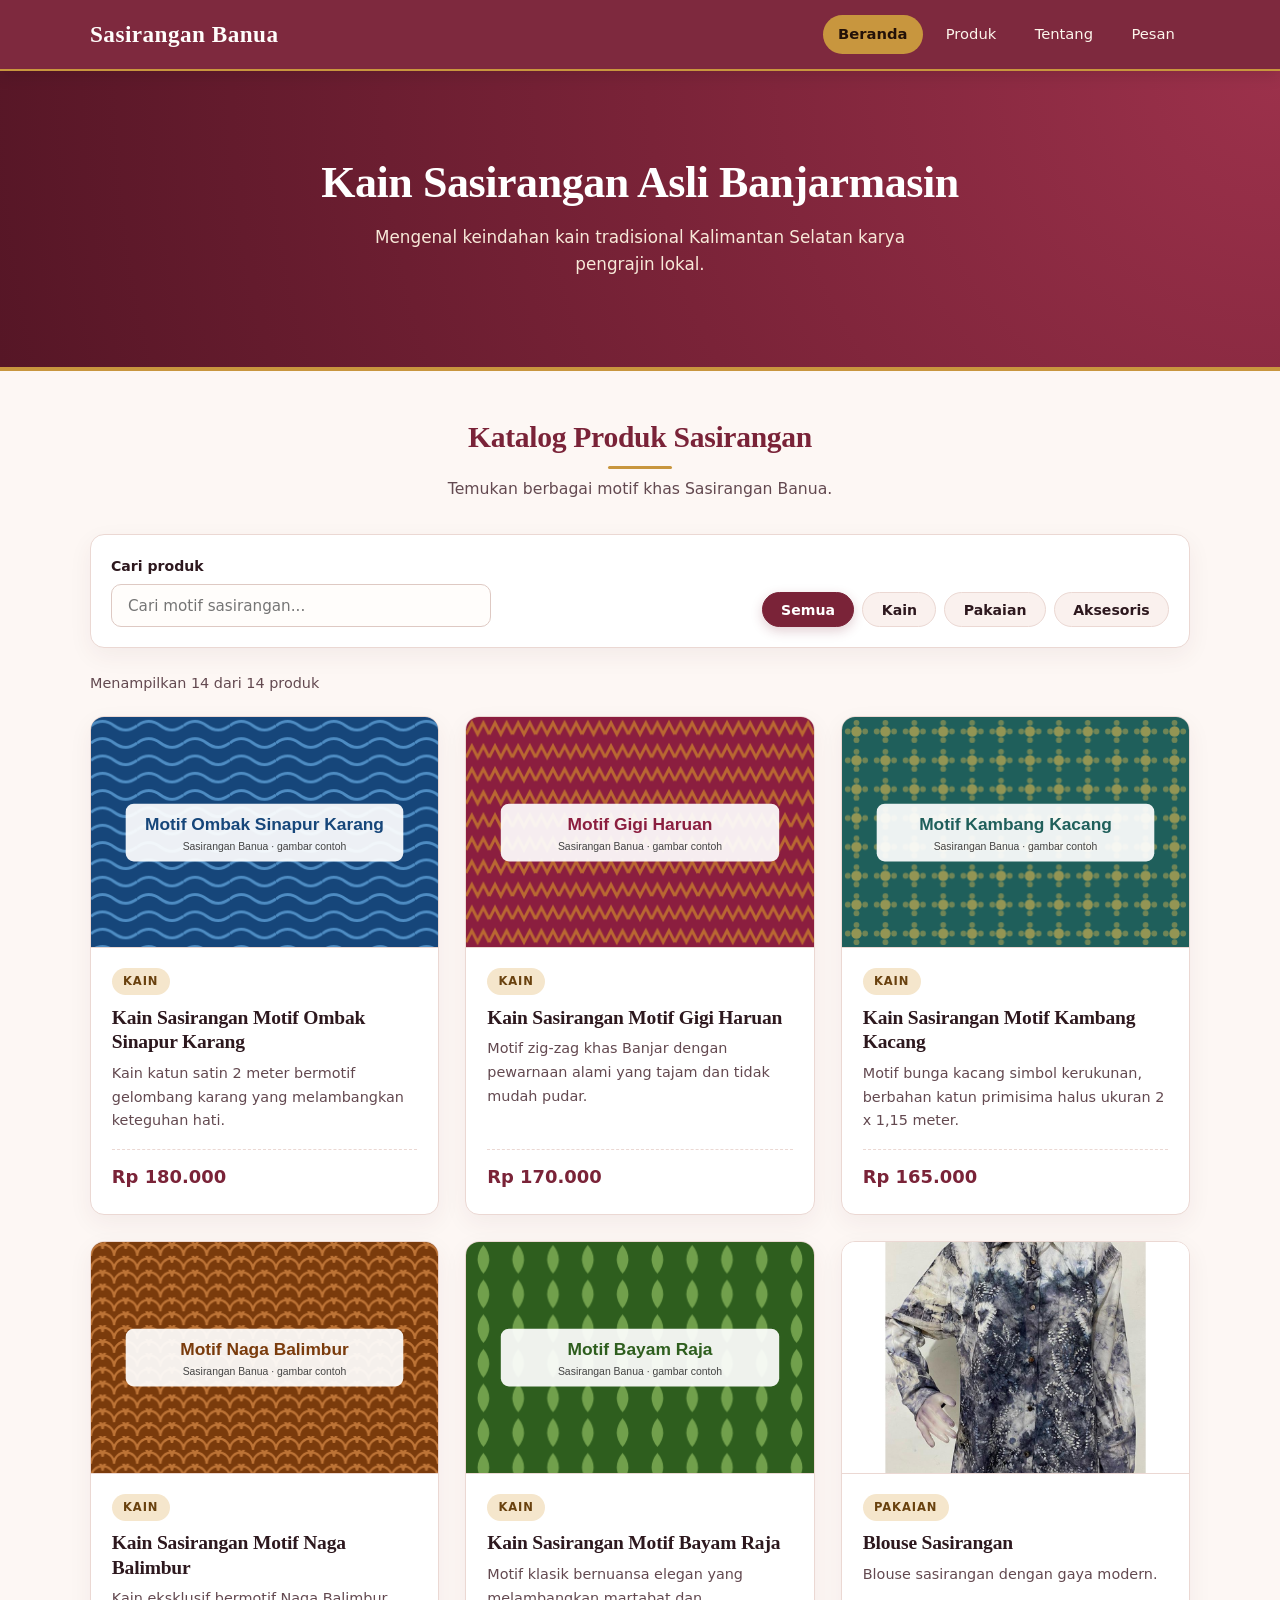
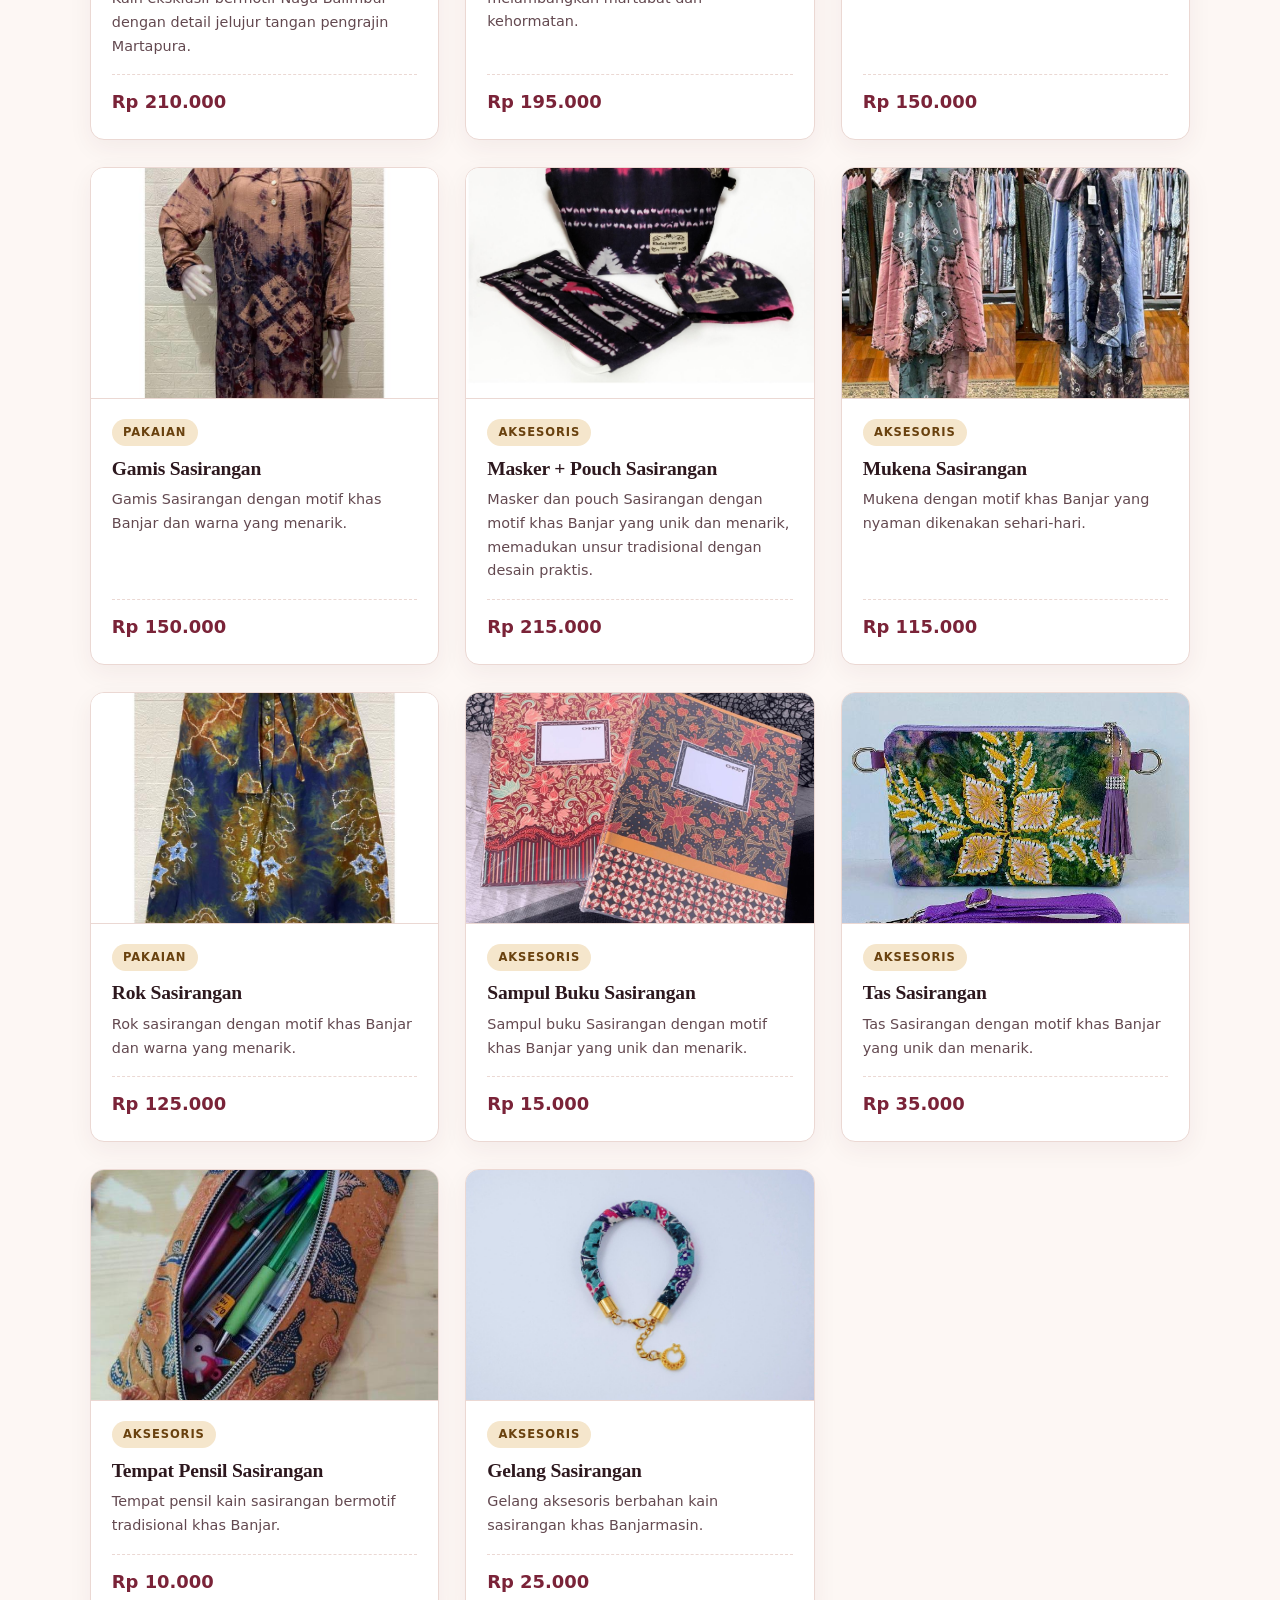
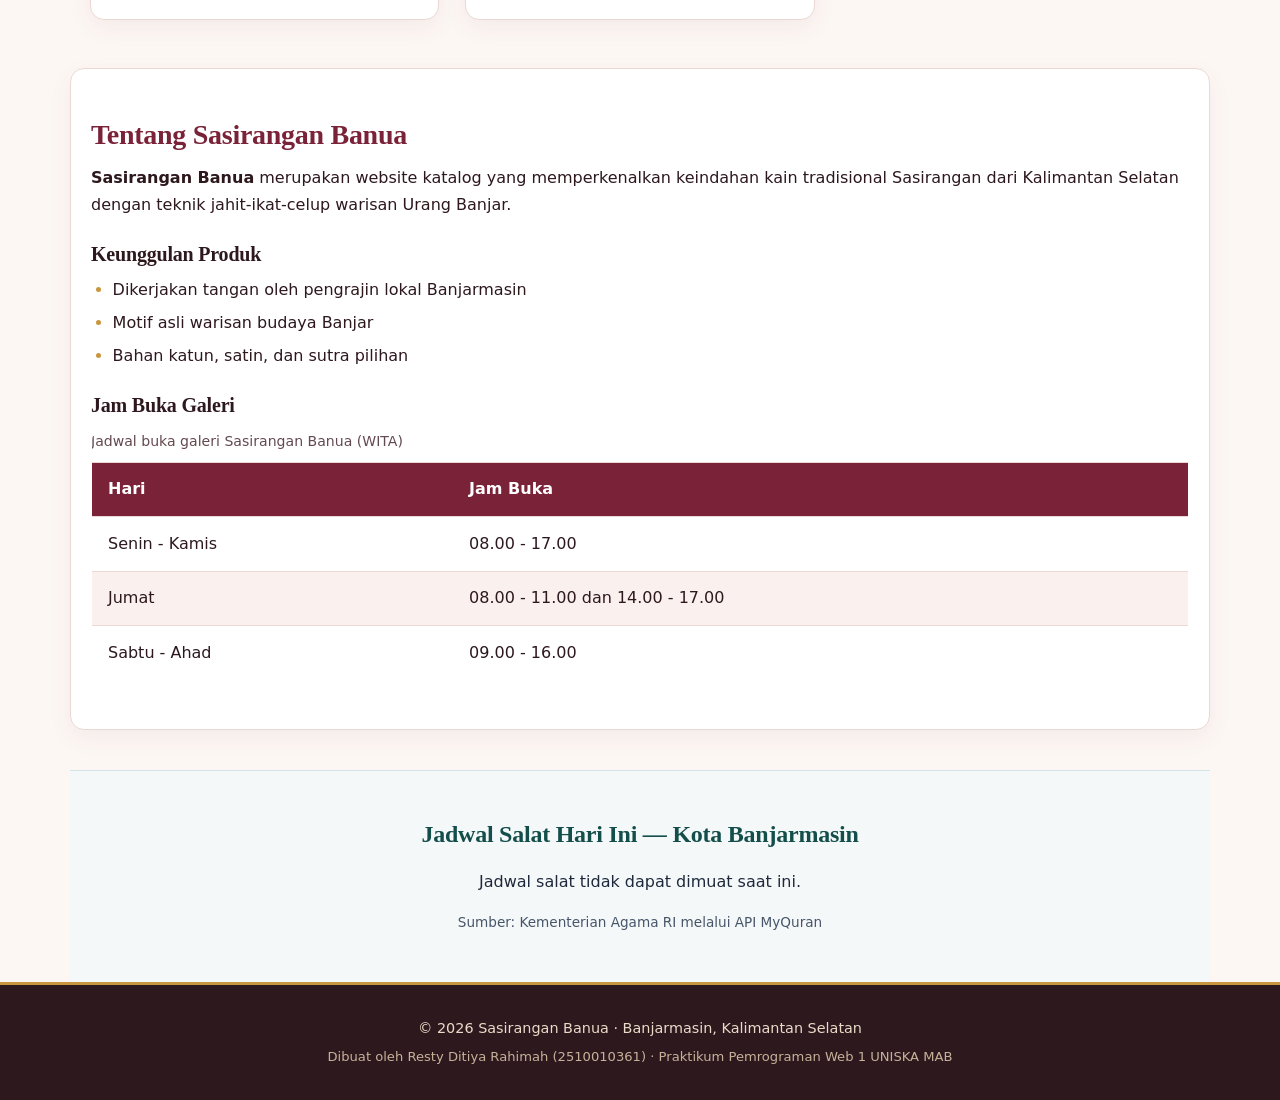
<file: index.html>
<!DOCTYPE html>
<html lang="id">
<head>
    <meta charset="UTF-8">
    <meta name="viewport" content="width=device-width, initial-scale=1.0">
    <meta name="description" content="Katalog kain, pakaian, dan aksesoris Sasirangan khas Banjarmasin karya pengrajin lokal.">
    <title>Sasirangan Banua &mdash; Kain Khas Banjar</title>
    <link rel="stylesheet" href="css/style.css">
    <link rel="icon" href="img/favicon.ico" type="image/x-icon">
    <script src="js/katalog.js" defer></script>
    <script src="js/jadwal-salat.js" defer></script>
</head>
<body>
    <header class="header-situs">
        <div class="navbar">
            <p class="logo"><a href="index.html">Sasirangan Banua</a></p>
            <nav aria-label="Navigasi utama">
                <a href="index.html" aria-current="page">Beranda</a>
                <a href="#produk">Produk</a>
                <a href="#tentang">Tentang</a>
                <a href="kontak.html">Pesan</a>
            </nav>
        </div>
    </header>

    <main>
        <section class="hero" id="beranda">
            <h1>Kain Sasirangan Asli Banjarmasin</h1>
            <p>Mengenal keindahan kain tradisional Kalimantan Selatan karya pengrajin lokal.</p>
        </section>

        <section id="produk">
            <div class="section-heading">
                <h2>Katalog Produk Sasirangan</h2>
                <p>Temukan berbagai motif khas Sasirangan Banua.</p>
            </div>

            <div class="kontrol-katalog">
                <div class="kolom">
                    <label for="cari">Cari produk</label>
                    <input type="search" id="cari" placeholder="Cari motif sasirangan...">
                </div>

                <div class="filter" role="group" aria-label="Filter kategori">
                    <button type="button" class="tombol-filter aktif" data-kategori="semua" aria-pressed="true">Semua</button>
                    <button type="button" class="tombol-filter" data-kategori="kain" aria-pressed="false">Kain</button>
                    <button type="button" class="tombol-filter" data-kategori="pakaian" aria-pressed="false">Pakaian</button>
                    <button type="button" class="tombol-filter" data-kategori="aksesoris" aria-pressed="false">Aksesoris</button>
                </div>
            </div>

            <p id="info-jumlah" class="info-jumlah" aria-live="polite"></p>

            <div id="daftar-katalog" class="products"></div>
            <noscript><p>Aktifkan JavaScript untuk melihat katalog produk.</p></noscript>
        </section>

        <section class="about" id="tentang">
            <h2>Tentang Sasirangan Banua</h2>
            <p>
                <strong>Sasirangan Banua</strong> merupakan website katalog yang memperkenalkan keindahan kain tradisional Sasirangan dari Kalimantan Selatan dengan teknik jahit-ikat-celup warisan Urang Banjar.
            </p>

            <h3>Keunggulan Produk</h3>
            <ul>
                <li>Dikerjakan tangan oleh pengrajin lokal Banjarmasin</li>
                <li>Motif asli warisan budaya Banjar</li>
                <li>Bahan katun, satin, dan sutra pilihan</li>
            </ul>

            <h3>Jam Buka Galeri</h3>
            <table>
                <caption>Jadwal buka galeri Sasirangan Banua (WITA)</caption>
                <thead>
                    <tr>
                        <th scope="col">Hari</th>
                        <th scope="col">Jam Buka</th>
                    </tr>
                </thead>
                <tbody>
                    <tr>
                        <td>Senin - Kamis</td>
                        <td>08.00 - 17.00</td>
                    </tr>
                    <tr>
                        <td>Jumat</td>
                        <td>08.00 - 11.00 dan 14.00 - 17.00</td>
                    </tr>
                    <tr>
                        <td>Sabtu - Ahad</td>
                        <td>09.00 - 16.00</td>
                    </tr>
                </tbody>
            </table>
        </section>

        <section id="jadwal-salat" class="jadwal-salat" aria-labelledby="judul-jadwal-salat">
            <div class="container">
                <h2 id="judul-jadwal-salat">Jadwal Salat Hari Ini — Kota Banjarmasin</h2>
                <p id="tanggal-salat" class="tanggal-salat">Memuat jadwal salat...</p>
                <div id="daftar-salat" class="grid-salat" role="region" aria-live="polite"></div>
                <p class="sumber-data">Sumber: Kementerian Agama RI melalui API MyQuran</p>
            </div>
        </section>
    </main>

    <footer>
        <p>&copy; 2026 Sasirangan Banua &middot; Banjarmasin, Kalimantan Selatan</p>
        <p>Dibuat oleh Resty Ditiya Rahimah (2510010361) &middot; Praktikum Pemrograman Web 1 UNISKA MAB</p>
    </footer>
</body>
</html>
</file>
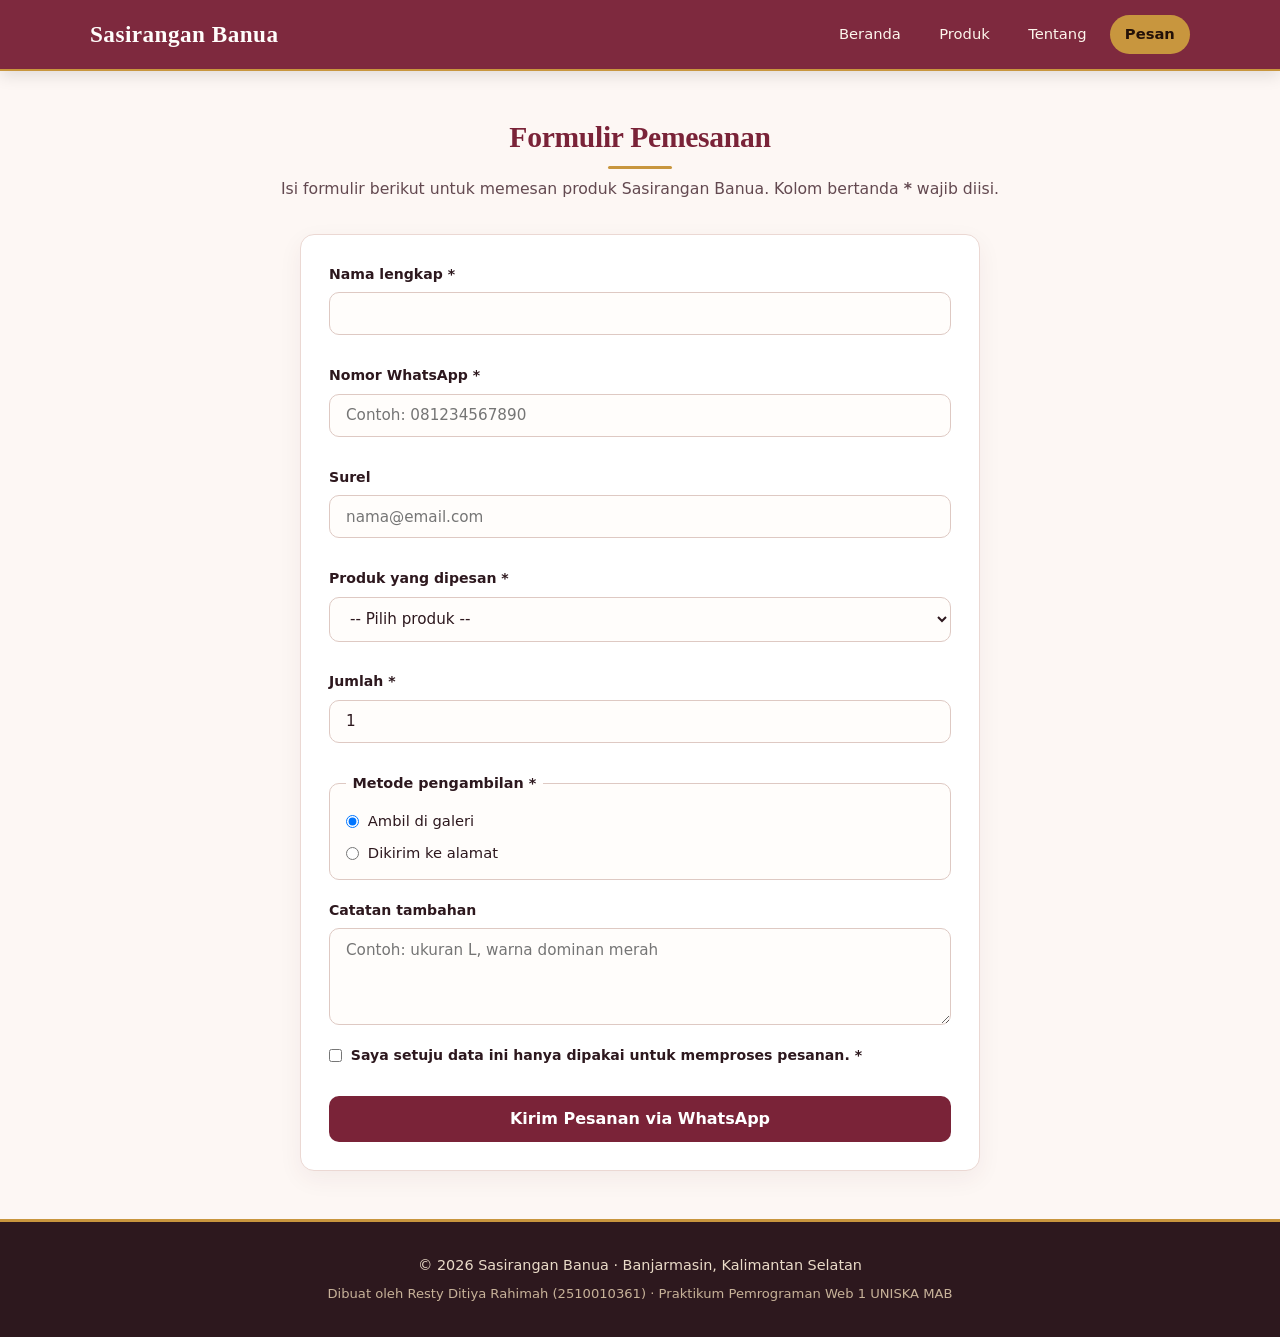
<file: kontak.html>
<!DOCTYPE html>
<html lang="id">
<head>
    <meta charset="UTF-8">
    <meta name="viewport" content="width=device-width, initial-scale=1.0">
    <meta name="description" content="Formulir pemesanan kain, pakaian, dan aksesoris Sasirangan Banua melalui WhatsApp.">
    <title>Pesan Produk &mdash; Sasirangan Banua</title>
    <link rel="stylesheet" href="css/style.css">
    <link rel="icon" href="img/favicon.ico" type="image/x-icon">
    <script src="js/form.js" defer></script>
</head>
<body>

    <header class="header-situs">
        <div class="navbar">
            <p class="logo"><a href="index.html">Sasirangan Banua</a></p>
            <nav aria-label="Navigasi utama">
                <a href="index.html">Beranda</a>
                <a href="index.html#produk">Produk</a>
                <a href="index.html#tentang">Tentang</a>
                <a href="kontak.html" aria-current="page">Pesan</a>
            </nav>
        </div>
    </header>

    <main>
        <section class="bagian" id="pesan">
            <div class="section-heading">
                <h1>Formulir Pemesanan</h1>
                <p>Isi formulir berikut untuk memesan produk Sasirangan Banua. Kolom bertanda <strong>*</strong> wajib diisi.</p>
            </div>

            <form id="form-pesan" class="form-pesan" action="#" method="get" novalidate>
                <div class="kolom">
                    <label for="nama">Nama lengkap *</label>
                    <input type="text" id="nama" name="nama" required minlength="3" autocomplete="name" aria-describedby="galat-nama">
                    <p id="galat-nama" class="pesan-galat" role="alert"></p>
                </div>

                <div class="kolom">
                    <label for="wa">Nomor WhatsApp *</label>
                    <input type="tel" id="wa" name="wa" required pattern="08[0-9]{8,11}" placeholder="Contoh: 081234567890" autocomplete="tel" aria-describedby="galat-wa">
                    <p id="galat-wa" class="pesan-galat" role="alert"></p>
                </div>

                <div class="kolom">
                    <label for="email">Surel</label>
                    <input type="email" id="email" name="email" placeholder="nama@email.com" autocomplete="email" aria-describedby="galat-email">
                    <p id="galat-email" class="pesan-galat" role="alert"></p>
                </div>

                <div class="kolom">
                    <label for="produk">Produk yang dipesan *</label>
                    <select id="produk" name="produk" required aria-describedby="galat-produk">
                        <option value="">-- Pilih produk --</option>
                        <option value="Kain Motif Gigi Haruan">Kain Motif Gigi Haruan</option>
                        <option value="Kain Motif Kambang Kacang">Kain Motif Kambang Kacang</option>
                        <option value="Selendang Iris Pudak">Selendang Iris Pudak</option>
                        <option value="Kain Motif Naga Balimbur">Kain Motif Naga Balimbur</option>
                        <option value="Gamis Ombak Sinapur Karang">Gamis Ombak Sinapur Karang</option>
                        <option value="Kemeja Bayam Raja">Kemeja Bayam Raja</option>
                        <option value="Tas Tote Kulit Kayu Sasirangan">Tas Tote Kulit Kayu Sasirangan</option>
                        <option value="Kain Motif Bintang Bahambur">Kain Motif Bintang Bahambur</option>
                    </select>
                    <p id="galat-produk" class="pesan-galat" role="alert"></p>
                </div>

                <div class="kolom">
                    <label for="jumlah">Jumlah *</label>
                    <input type="number" id="jumlah" name="jumlah" min="1" max="50" value="1" required aria-describedby="galat-jumlah">
                    <p id="galat-jumlah" class="pesan-galat" role="alert"></p>
                </div>

                <fieldset>
                    <legend>Metode pengambilan *</legend>
                    <label><input type="radio" name="pengambilan" value="Ambil di galeri" checked> Ambil di galeri</label>
                    <label><input type="radio" name="pengambilan" value="Dikirim ke alamat"> Dikirim ke alamat</label>
                </fieldset>

                <div class="kolom">
                    <label for="catatan">Catatan tambahan</label>
                    <textarea id="catatan" name="catatan" rows="4" maxlength="300" placeholder="Contoh: ukuran L, warna dominan merah"></textarea>
                </div>

                <div class="kolom">
                    <label class="cek">
                        <input type="checkbox" id="setuju" name="setuju" required aria-describedby="galat-setuju">
                        Saya setuju data ini hanya dipakai untuk memproses pesanan. *
                    </label>
                    <p id="galat-setuju" class="pesan-galat" role="alert"></p>
                </div>

                <button type="submit" class="tombol">Kirim Pesanan via WhatsApp</button>
            </form>

            <div id="hasil-pesan" class="hasil-pesan" hidden></div>
        </section>
    </main>

    <footer>
        <p>&copy; 2026 Sasirangan Banua &middot; Banjarmasin, Kalimantan Selatan</p>
        <p>Dibuat oleh Resty Ditiya Rahimah (2510010361) &middot; Praktikum Pemrograman Web 1 UNISKA MAB</p>
    </footer>

</body>
</html>
</file>
<file: css/style.css>
:root {
    --warna-utama: #7A2338;
    --warna-utama-gelap: #561626;
    --warna-aksen: #C8963E;
    --warna-aksen-muda: #F5E6CC;
    --warna-latar: #FDF7F4;
    --warna-kartu: #FFFFFF;
    --warna-teks: #2D181E;
    --warna-teks-sekunder: #634950;
    --warna-batas: #EBD8D3;
    --font-judul: 'Playfair Display', Georgia, serif;
    --font-isi: 'Plus Jakarta Sans', system-ui, -apple-system, sans-serif;
    --radius-kartu: 14px;
    --bayangan-halus: 0 8px 24px rgba(92, 32, 47, 0.06);
    --bayangan-hover: 0 14px 32px rgba(122, 35, 56, 0.14);
}

*,
*::before,
*::after {
    box-sizing: border-box;
    margin: 0;
    padding: 0;
}

html {
    scroll-behavior: smooth;
}

body {
    font-family: var(--font-isi);
    background-color: var(--warna-latar);
    color: var(--warna-teks);
    line-height: 1.65;
    -webkit-font-smoothing: antialiased;
}

img {
    max-width: 100%;
    height: auto;
    display: block;
}

h1, h2, h3, .logo {
    font-family: var(--font-judul);
    letter-spacing: -0.01em;
    line-height: 1.25;
}

:focus-visible {
    outline: 3px solid var(--warna-aksen);
    outline-offset: 3px;
}

.header-situs {
    background-color: rgba(122, 35, 56, 0.97);
    backdrop-filter: blur(8px);
    color: #FFFFFF;
    position: sticky;
    top: 0;
    z-index: 100;
    border-bottom: 2px solid var(--warna-aksen);
    box-shadow: 0 4px 16px rgba(0, 0, 0, 0.12);
}

.navbar {
    max-width: 1140px;
    margin: 0 auto;
    padding: 0.95rem 1.25rem;
    display: flex;
    flex-direction: column;
    align-items: center;
    gap: 0.75rem;
}

.logo a {
    color: #FFFDFB;
    text-decoration: none;
    font-size: 1.45rem;
    font-weight: 700;
    letter-spacing: 0.02em;
}

.navbar nav {
    display: flex;
    flex-wrap: wrap;
    justify-content: center;
    gap: 0.5rem;
}

.navbar nav a {
    color: #FDF6EC;
    text-decoration: none;
    font-size: 0.92rem;
    font-weight: 500;
    padding: 0.45rem 0.95rem;
    border-radius: 999px;
    transition: background-color 0.25s ease, color 0.25s ease;
}

.navbar nav a:hover {
    background-color: rgba(255, 255, 255, 0.14);
}

.navbar nav a[aria-current="page"] {
    background-color: var(--warna-aksen);
    color: #231108;
    font-weight: 700;
}

.hero {
    background-color: #7A2338;
    background-image: radial-gradient(circle at top right, #9C314B 0%, var(--warna-utama) 48%, var(--warna-utama-gelap) 100%);
    color: #FFFFFF;
    text-align: center;
    padding: 4rem 1.5rem 4.25rem;
    border-bottom: 4px solid var(--warna-aksen);
    position: relative;
}

.hero h1 {
    color: #FFFFFF;
    font-size: 2rem;
    font-weight: 700;
    max-width: 720px;
    margin: 0 auto 0.85rem;
}

.hero p {
    font-size: 1.05rem;
    color: #F7E8D8;
    max-width: 580px;
    margin: 0 auto;
}

main > section:not(.hero) {
    max-width: 1140px;
    margin: 0 auto;
    padding: 3rem 1.25rem;
}

.section-heading {
    text-align: center;
    margin-bottom: 2rem;
}

.section-heading h1,
.section-heading h2 {
    font-size: 1.85rem;
    color: var(--warna-utama);
    margin-bottom: 0.4rem;
}

.section-heading h1::after,
.section-heading h2::after {
    content: "";
    display: block;
    width: 64px;
    height: 3px;
    background-color: var(--warna-aksen);
    margin: 0.65rem auto 0;
    border-radius: 2px;
}

.section-heading p {
    color: var(--warna-teks-sekunder);
    font-size: 0.98rem;
}

.kontrol-katalog {
    background-color: var(--warna-kartu);
    border: 1px solid var(--warna-batas);
    border-radius: var(--radius-kartu);
    padding: 1.25rem;
    margin-bottom: 1.5rem;
    box-shadow: var(--bayangan-halus);
    display: flex;
    flex-direction: column;
    gap: 1rem;
}

.kolom {
    display: flex;
    flex-direction: column;
    gap: 0.4rem;
}

.kolom label {
    font-size: 0.88rem;
    font-weight: 600;
    color: var(--warna-teks);
}

input[type="search"],
input[type="text"],
input[type="tel"],
input[type="email"],
input[type="number"],
select,
textarea {
    width: 100%;
    padding: 0.72rem 1rem;
    font-family: var(--font-isi);
    font-size: 0.95rem;
    color: var(--warna-teks);
    background-color: #FFFDFB;
    border: 1.5px solid #DEC9C3;
    border-radius: 10px;
    transition: border-color 0.2s ease, box-shadow 0.2s ease;
}

input:focus,
select:focus,
textarea:focus {
    border-color: var(--warna-utama);
    box-shadow: 0 0 0 3px rgba(122, 35, 56, 0.12);
    outline: none;
}

.filter {
    display: flex;
    flex-wrap: wrap;
    gap: 0.5rem;
}

.tombol-filter {
    font-family: var(--font-isi);
    font-size: 0.88rem;
    font-weight: 600;
    padding: 0.55rem 1.15rem;
    border: 1.5px solid var(--warna-batas);
    border-radius: 999px;
    background-color: #FAF1EE;
    color: var(--warna-teks);
    cursor: pointer;
    transition: all 0.22s ease;
}

.tombol-filter:hover {
    border-color: var(--warna-utama);
    color: var(--warna-utama);
}

.tombol-filter.aktif {
    background-color: var(--warna-utama);
    border-color: var(--warna-utama);
    color: #FFFFFF;
    box-shadow: 0 4px 12px rgba(122, 35, 56, 0.22);
}

.info-jumlah {
    font-size: 0.9rem;
    font-weight: 500;
    color: var(--warna-teks-sekunder);
    margin-bottom: 1.25rem;
}

.products {
    display: grid;
    grid-template-columns: 1fr;
    gap: 1.65rem;
}

.product-card {
    background-color: var(--warna-kartu);
    border: 1px solid var(--warna-batas);
    border-radius: var(--radius-kartu);
    overflow: hidden;
    box-shadow: var(--bayangan-halus);
    display: flex;
    flex-direction: column;
    transition: transform 0.28s ease, box-shadow 0.28s ease, border-color 0.28s ease;
}

.product-card:hover {
    transform: translateY(-6px);
    box-shadow: var(--bayangan-hover);
    border-color: var(--warna-aksen);
}

.product-image {
    aspect-ratio: 3 / 2;
    overflow: hidden;
    background-color: #F6E6E0;
    border-bottom: 1px solid var(--warna-batas);
}

.product-image img {
    width: 100%;
    height: 100%;
    object-fit: cover;
    transition: transform 0.45s ease;
}

.product-card:hover .product-image img {
    transform: scale(1.06);
}

.product-info {
    padding: 1.25rem 1.3rem 1.4rem;
    display: flex;
    flex-direction: column;
    flex-grow: 1;
}

.label-kategori {
    align-self: flex-start;
    font-size: 0.72rem;
    font-weight: 700;
    text-transform: uppercase;
    letter-spacing: 0.08em;
    background-color: var(--warna-aksen-muda);
    color: #69410E;
    padding: 0.25rem 0.7rem;
    border-radius: 999px;
    margin-bottom: 0.65rem;
}

.product-info h3 {
    font-size: 1.22rem;
    color: var(--warna-teks);
    margin-bottom: 0.45rem;
}

.product-info p {
    font-size: 0.9rem;
    color: var(--warna-teks-sekunder);
    margin-bottom: 1rem;
    flex-grow: 1;
}

.product-info .price {
    font-family: var(--font-isi);
    font-size: 1.12rem;
    font-weight: 700;
    color: var(--warna-utama);
    padding-top: 0.75rem;
    border-top: 1px dashed var(--warna-batas);
    margin-bottom: 0;
    flex-grow: 0;
}

.about {
    background-color: var(--warna-kartu);
    border: 1px solid var(--warna-batas);
    border-radius: var(--radius-kartu);
    box-shadow: var(--bayangan-halus);
    margin-bottom: 2.5rem !important;
}

.about h2 {
    font-size: 1.75rem;
    color: var(--warna-utama);
    margin-bottom: 0.85rem;
}

.about h3 {
    font-size: 1.25rem;
    color: var(--warna-teks);
    margin: 1.5rem 0 0.65rem;
}

.about ul {
    padding-left: 1.35rem;
    display: flex;
    flex-direction: column;
    gap: 0.4rem;
}

.about li::marker {
    color: var(--warna-aksen);
}

table {
    width: 100%;
    border-collapse: collapse;
    margin-top: 0.75rem;
    border-radius: 10px;
    overflow: hidden;
    border: 1px solid var(--warna-batas);
}

caption {
    text-align: left;
    font-size: 0.88rem;
    color: var(--warna-teks-sekunder);
    margin-bottom: 0.5rem;
}

th, td {
    padding: 0.85rem 1rem;
    text-align: left;
    border-bottom: 1px solid var(--warna-batas);
}

thead th {
    background-color: var(--warna-utama);
    color: #FFFFFF;
    font-weight: 600;
}

tbody tr:nth-child(even) {
    background-color: #FAF1EE;
}

.form-pesan {
    background-color: var(--warna-kartu);
    border: 1px solid var(--warna-batas);
    border-radius: var(--radius-kartu);
    padding: 1.75rem;
    max-width: 680px;
    margin: 0 auto;
    box-shadow: var(--bayangan-halus);
    display: flex;
    flex-direction: column;
    gap: 1.15rem;
}

fieldset {
    border: 1.5px solid #DEC9C3;
    border-radius: 10px;
    padding: 0.85rem 1rem;
    background-color: #FFFDFB;
    display: flex;
    flex-direction: column;
    gap: 0.5rem;
}

fieldset legend {
    font-size: 0.9rem;
    font-weight: 600;
    padding: 0 0.4rem;
}

fieldset label,
.cek {
    display: flex;
    align-items: center;
    gap: 0.55rem;
    font-size: 0.92rem;
    cursor: pointer;
}

.tombol,
.btn-kirim,
button[type="submit"] {
    font-family: var(--font-isi);
    font-size: 1rem;
    font-weight: 700;
    padding: 0.85rem 1.5rem;
    background-color: var(--warna-utama);
    color: #FFFFFF;
    border: none;
    border-radius: 10px;
    cursor: pointer;
    transition: background-color 0.25s ease, transform 0.2s ease;
}

.tombol:hover,
.btn-kirim:hover,
button[type="submit"]:hover {
    background-color: var(--warna-utama-gelap);
    transform: translateY(-2px);
}

.pesan-galat,
.pesan-error {
    color: #B42318;
    font-size: 0.84rem;
    font-weight: 500;
    margin-top: 0.25rem;
}

.kotak-ringkasan {
    background-color: #F4FBF7;
    border: 1.5px solid #2E7D5B;
    border-radius: 12px;
    padding: 1.25rem;
    max-width: 680px;
    margin: 1rem auto 0;
}

footer {
    background-color: #2D181E;
    color: #EADBC8;
    text-align: center;
    padding: 2rem 1.25rem;
    font-size: 0.9rem;
    border-top: 3px solid var(--warna-aksen);
}

footer p + p {
    margin-top: 0.35rem;
    font-size: 0.82rem;
    color: #C7B299;
}

@media (min-width: 768px) {
    .navbar {
        flex-direction: row;
        justify-content: space-between;
    }

    .hero {
        padding: 5.25rem 2rem 5.5rem;
    }

    .hero h1 {
        font-size: 2.75rem;
    }

    .kontrol-katalog {
        flex-direction: row;
        align-items: flex-end;
        justify-content: space-between;
    }

    .kontrol-katalog .kolom {
        flex: 1;
        max-width: 380px;
    }

    .products {
        grid-template-columns: repeat(3, 1fr);
    }
}
/* ============================================================
   13. Widget jadwal salat (Modul 4)
   ============================================================ */
.jadwal-salat {
    padding: 1.5rem;
    border-radius: var(--radius);
    background: linear-gradient(135deg, #1f5f5b, #16467a);
    color: #ffffff;
}

.jadwal-salat h2 {
    margin: 0 0 0.25rem;
    color: #ffffff;
}

.jadwal-salat .status {
    margin: 0 0 1rem;
}

.daftar-waktu {
    display: grid;
    grid-template-columns: repeat(auto-fit, minmax(110px, 1fr));
    gap: 0.75rem;
    margin: 0;
    padding: 0;
    list-style: none;
}

.daftar-waktu li {
    display: flex;
    flex-direction: column;
    align-items: center;
    padding: 0.75rem;
    border-radius: 10px;
    background-color: rgba(255, 255, 255, 0.15);
}

.daftar-waktu strong {
    font-size: 1.4rem;
}

.jadwal-salat .sumber {
    margin: 1rem 0 0;
    font-size: 0.85rem;
    opacity: 0.9;
}
/* Modul 4: Keadaan Katalog & Widget Jadwal Salat */
.keadaan-katalog {
    grid-column: 1 / -1;
    text-align: center;
    padding: 2rem 1rem;
}

.tombol-ulang {
    margin-top: 0.75rem;
    padding: 0.55rem 1.25rem;
    border: none;
    border-radius: 6px;
    background-color: #164e63;
    color: #ffffff;
    font-weight: 600;
    cursor: pointer;
}

section.jadwal-salat {
    max-width: 100%;
    padding: 2.5rem 1rem;
    margin: 2rem 0 0;
    background: #f4f8f9;
    border-top: 1px solid #d5e3e8;
    border-radius: 0;
    color: #1e293b;
    text-align: center;
}

section.jadwal-salat h2 {
    color: #134e4a;
}

.tanggal-salat {
    margin: 0.35rem 0 1.25rem;
    color: #334155;
    font-size: 0.95rem;
}

.grid-salat {
    display: grid;
    grid-template-columns: repeat(auto-fit, minmax(120px, 1fr));
    gap: 0.85rem;
    max-width: 760px;
    margin: 0 auto;
}

.kartu-salat {
    background-color: #ffffff;
    border: 1px solid #cbd5e1;
    border-radius: 10px;
    padding: 0.9rem 0.75rem;
    display: flex;
    flex-direction: column;
    gap: 0.3rem;
}

.nama-salat {
    font-size: 0.85rem;
    color: #475569;
}

.jam-salat {
    font-size: 1.15rem;
    color: #134e4a;
}

.sumber-data {
    margin-top: 1rem;
    font-size: 0.85rem;
    color: #475569;
}
</file>
